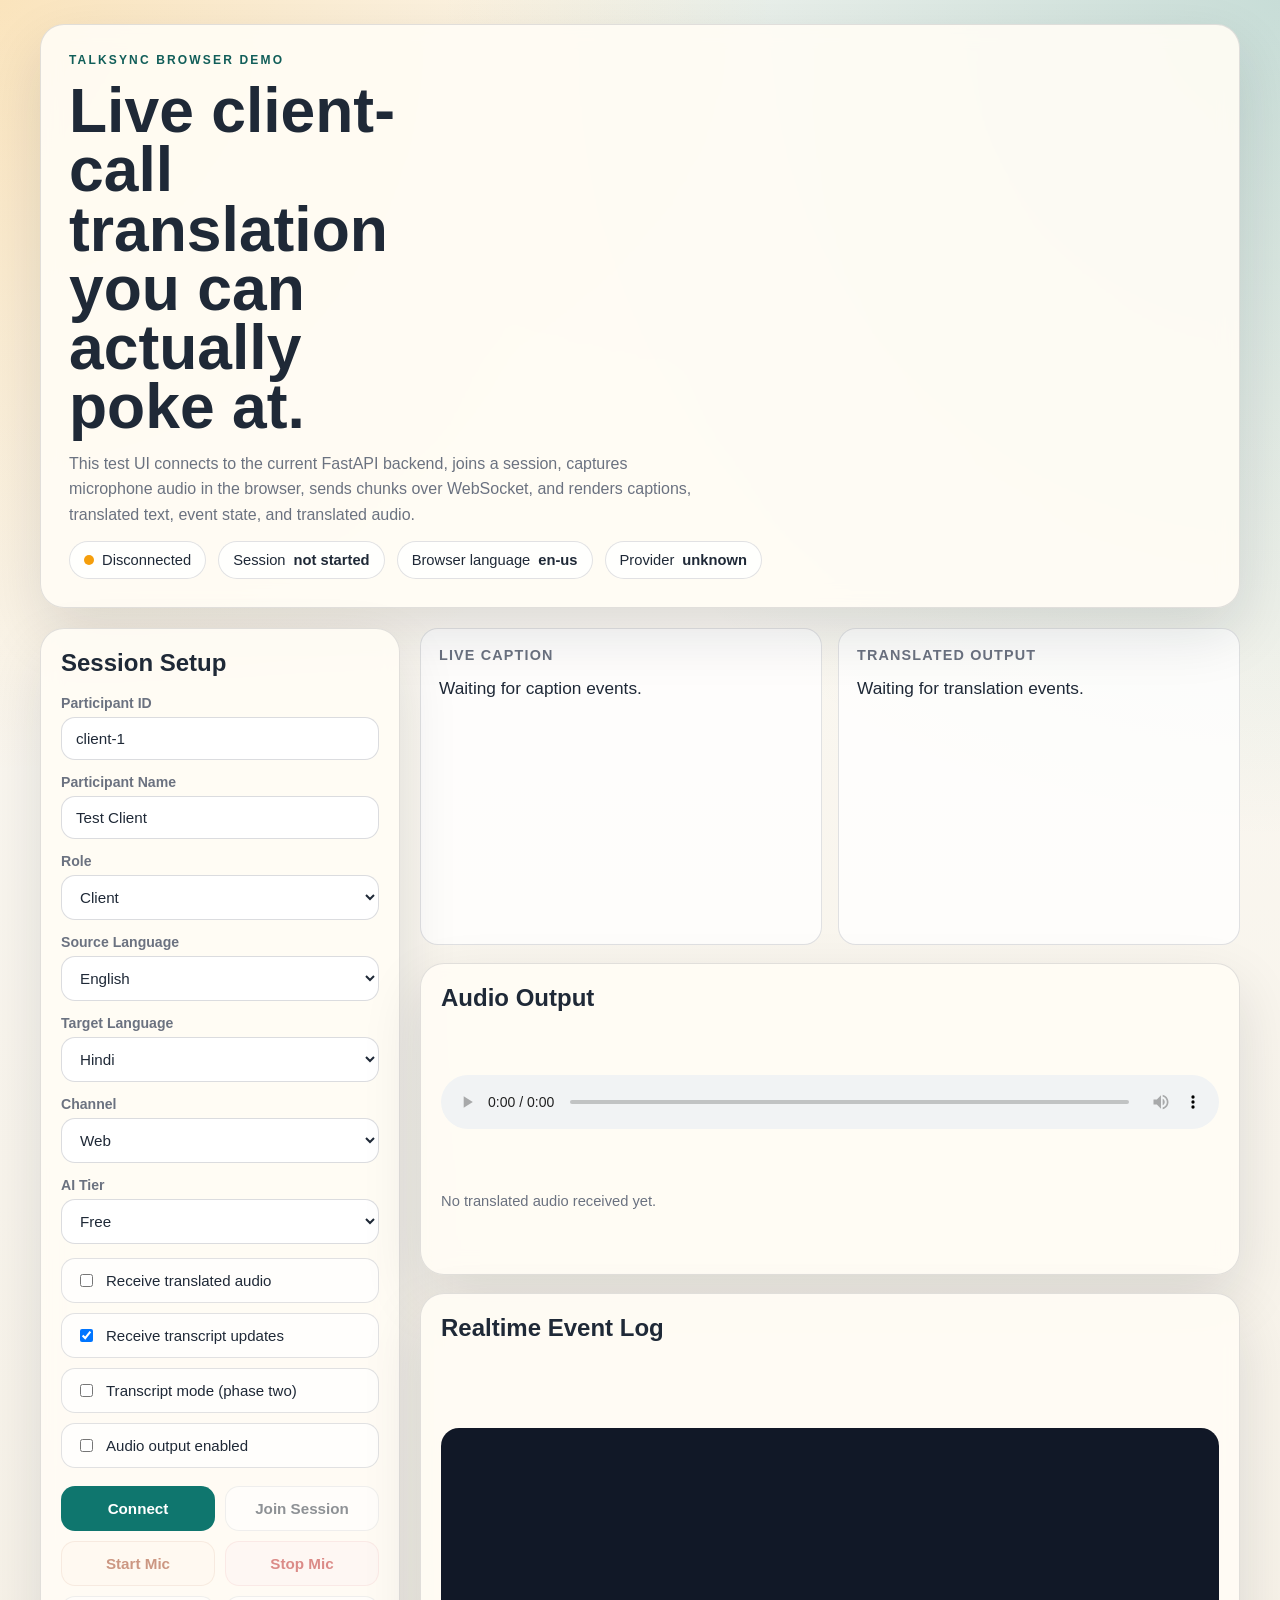
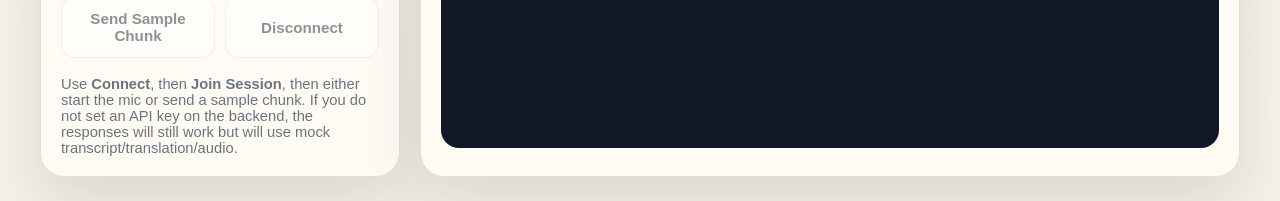
<file: app/web/index.html>
<!DOCTYPE html>
<html lang="en">
<head>
  <meta charset="UTF-8">
  <meta name="viewport" content="width=device-width, initial-scale=1.0">
  <title>TalkSync Live Demo</title>
  <style>
    :root {
      --bg: #f6f1e7;
      --panel: rgba(255, 252, 245, 0.92);
      --ink: #1f2937;
      --muted: #6b7280;
      --line: rgba(15, 23, 42, 0.12);
      --accent: #0f766e;
      --accent-strong: #115e59;
      --warm: #f59e0b;
      --danger: #b91c1c;
      --shadow: 0 24px 60px rgba(15, 23, 42, 0.12);
      --radius: 24px;
      font-family: "Segoe UI", "Trebuchet MS", sans-serif;
    }

    * {
      box-sizing: border-box;
    }

    body {
      margin: 0;
      min-height: 100vh;
      color: var(--ink);
      background:
        radial-gradient(circle at top left, rgba(245, 158, 11, 0.24), transparent 35%),
        radial-gradient(circle at top right, rgba(15, 118, 110, 0.22), transparent 38%),
        linear-gradient(180deg, #fcfaf5 0%, var(--bg) 100%);
    }

    .shell {
      width: min(1200px, calc(100% - 32px));
      margin: 24px auto;
      display: grid;
      gap: 20px;
    }

    .hero, .panel {
      background: var(--panel);
      border: 1px solid var(--line);
      border-radius: var(--radius);
      box-shadow: var(--shadow);
      backdrop-filter: blur(10px);
    }

    .hero {
      padding: 28px;
      display: grid;
      gap: 14px;
    }

    .eyebrow {
      font-size: 12px;
      letter-spacing: 0.18em;
      text-transform: uppercase;
      color: var(--accent-strong);
      font-weight: 700;
    }

    h1, h2, h3, p {
      margin: 0;
    }

    h1 {
      font-size: clamp(2rem, 5vw, 3.9rem);
      line-height: 0.95;
      max-width: 11ch;
    }

    .hero p {
      max-width: 70ch;
      color: var(--muted);
      font-size: 1rem;
      line-height: 1.6;
    }

    .status-bar {
      display: flex;
      flex-wrap: wrap;
      gap: 12px;
    }

    .chip {
      display: inline-flex;
      align-items: center;
      gap: 8px;
      padding: 10px 14px;
      border-radius: 999px;
      border: 1px solid var(--line);
      background: rgba(255, 255, 255, 0.8);
      font-size: 0.92rem;
    }

    .dot {
      width: 10px;
      height: 10px;
      border-radius: 999px;
      background: var(--warm);
    }

    .dot.live {
      background: var(--accent);
    }

    .grid {
      display: grid;
      grid-template-columns: 360px 1fr;
      gap: 20px;
    }

    .panel {
      padding: 20px;
      display: grid;
      gap: 18px;
    }

    .controls {
      align-content: start;
    }

    .form-grid {
      display: grid;
      gap: 14px;
    }

    .field {
      display: grid;
      gap: 6px;
    }

    .field label {
      font-size: 0.88rem;
      color: var(--muted);
      font-weight: 600;
    }

    .field input,
    .field select {
      width: 100%;
      padding: 12px 14px;
      border-radius: 14px;
      border: 1px solid rgba(15, 23, 42, 0.15);
      background: white;
      color: var(--ink);
      font-size: 0.95rem;
    }

    .toggle-row {
      display: grid;
      gap: 10px;
    }

    .toggle {
      display: flex;
      align-items: center;
      gap: 10px;
      padding: 12px 14px;
      border-radius: 14px;
      border: 1px solid var(--line);
      background: rgba(255, 255, 255, 0.7);
      font-size: 0.94rem;
    }

    .actions {
      display: grid;
      grid-template-columns: repeat(2, minmax(0, 1fr));
      gap: 10px;
    }

    button {
      border: none;
      border-radius: 14px;
      padding: 13px 16px;
      cursor: pointer;
      font-size: 0.95rem;
      font-weight: 700;
      transition: transform 140ms ease, opacity 140ms ease, background 140ms ease;
    }

    button:hover {
      transform: translateY(-1px);
    }

    button.primary {
      background: var(--accent);
      color: white;
    }

    button.secondary {
      background: white;
      color: var(--ink);
      border: 1px solid var(--line);
    }

    button.warn {
      background: #fff7ed;
      color: #9a3412;
      border: 1px solid rgba(154, 52, 18, 0.15);
    }

    button.stop {
      background: #fef2f2;
      color: var(--danger);
      border: 1px solid rgba(185, 28, 28, 0.12);
    }

    button:disabled {
      opacity: 0.5;
      cursor: not-allowed;
      transform: none;
    }

    .workspace {
      display: grid;
      gap: 18px;
    }

    .stream-grid {
      display: grid;
      grid-template-columns: repeat(2, minmax(0, 1fr));
      gap: 16px;
    }

    .card {
      padding: 18px;
      border-radius: 18px;
      background: rgba(255, 255, 255, 0.78);
      border: 1px solid var(--line);
      min-height: 180px;
      display: grid;
      gap: 12px;
      align-content: start;
    }

    .card h3 {
      font-size: 0.9rem;
      text-transform: uppercase;
      letter-spacing: 0.08em;
      color: var(--muted);
    }

    .live-text {
      font-size: 1.08rem;
      line-height: 1.6;
      white-space: pre-wrap;
      word-break: break-word;
    }

    .minor {
      color: var(--muted);
      font-size: 0.92rem;
    }

    .log {
      min-height: 260px;
      max-height: 320px;
      overflow: auto;
      padding: 14px;
      border-radius: 18px;
      background: #111827;
      color: #d1fae5;
      font-family: Consolas, Monaco, monospace;
      font-size: 0.85rem;
      line-height: 1.55;
      border: 1px solid rgba(17, 24, 39, 0.2);
    }

    audio {
      width: 100%;
    }

    @media (max-width: 960px) {
      .grid {
        grid-template-columns: 1fr;
      }

      .stream-grid {
        grid-template-columns: 1fr;
      }
    }
  </style>
</head>
<body>
  <main class="shell">
    <section class="hero">
      <div class="eyebrow">TalkSync Browser Demo</div>
      <h1>Live client-call translation you can actually poke at.</h1>
      <p>
        This test UI connects to the current FastAPI backend, joins a session, captures microphone audio in the browser,
        sends chunks over WebSocket, and renders captions, translated text, event state, and translated audio.
      </p>
      <div class="status-bar">
        <div class="chip"><span class="dot" id="connDot"></span><span id="connText">Disconnected</span></div>
        <div class="chip">Session <strong id="sessionId">not started</strong></div>
        <div class="chip">Browser language <strong id="browserLang">detecting</strong></div>
        <div class="chip">Provider <strong id="providerMode">unknown</strong></div>
      </div>
    </section>

    <section class="grid">
      <aside class="panel controls">
        <h2>Session Setup</h2>
        <div class="form-grid">
          <div class="field">
            <label for="participantId">Participant ID</label>
            <input id="participantId" value="client-1">
          </div>
          <div class="field">
            <label for="participantName">Participant Name</label>
            <input id="participantName" value="Test Client">
          </div>
          <div class="field">
            <label for="role">Role</label>
            <select id="role">
              <option value="client">Client</option>
              <option value="listener">Listener</option>
              <option value="agent">Agent</option>
              <option value="supervisor">Supervisor</option>
              <option value="speaker">Speaker</option>
            </select>
          </div>
          <div class="field">
            <label for="sourceLanguage">Source Language</label>
            <select id="sourceLanguage">
              <option value="en">English</option>
              <option value="hi">Hindi</option>
              <option value="pa">Punjabi</option>
            </select>
          </div>
          <div class="field">
            <label for="targetLanguage">Target Language</label>
            <select id="targetLanguage">
              <option value="hi">Hindi</option>
              <option value="pa">Punjabi</option>
              <option value="en">English</option>
            </select>
          </div>
          <div class="field">
            <label for="channel">Channel</label>
            <select id="channel">
              <option value="web">Web</option>
              <option value="zoom">Zoom</option>
              <option value="google_meet">Google Meet</option>
              <option value="microsoft_teams">Microsoft Teams</option>
            </select>
          </div>
          <div class="field">
            <label for="aiTier">AI Tier</label>
            <select id="aiTier">
              <option value="free">Free</option>
              <option value="paid">Paid</option>
            </select>
          </div>
          <div class="toggle-row">
            <label class="toggle"><input id="receiveAudio" type="checkbox"> Receive translated audio</label>
            <label class="toggle"><input id="receiveTranscript" type="checkbox" checked> Receive transcript updates</label>
            <label class="toggle"><input id="transcriptEnabled" type="checkbox"> Transcript mode (phase two)</label>
            <label class="toggle"><input id="audioOutputEnabled" type="checkbox"> Audio output enabled</label>
          </div>
        </div>

        <div class="actions">
          <button class="primary" id="connectBtn">Connect</button>
          <button class="secondary" id="joinBtn" disabled>Join Session</button>
          <button class="warn" id="startMicBtn" disabled>Start Mic</button>
          <button class="stop" id="stopMicBtn" disabled>Stop Mic</button>
          <button class="secondary" id="sampleBtn" disabled>Send Sample Chunk</button>
          <button class="secondary" id="disconnectBtn" disabled>Disconnect</button>
        </div>

        <p class="minor" id="hint">
          Use <strong>Connect</strong>, then <strong>Join Session</strong>, then either start the mic or send a sample chunk.
          If you do not set an API key on the backend, the responses will still work but will use mock transcript/translation/audio.
        </p>
      </aside>

      <section class="workspace">
        <div class="stream-grid">
          <article class="card">
            <h3>Live Caption</h3>
            <div class="live-text" id="captionText">Waiting for caption events.</div>
          </article>
          <article class="card">
            <h3>Translated Output</h3>
            <div class="live-text" id="translationText">Waiting for translation events.</div>
          </article>
        </div>

        <article class="panel">
          <h2>Audio Output</h2>
          <audio id="audioPlayer" controls></audio>
          <p class="minor" id="audioMeta">No translated audio received yet.</p>
        </article>

        <article class="panel">
          <h2>Realtime Event Log</h2>
          <div class="log" id="eventLog"></div>
        </article>
      </section>
    </section>
  </main>

  <script>
    const state = {
      socket: null,
      stream: null,
      audioContext: null,
      mediaSource: null,
      processor: null,
      pcmFrames: [],
      isCapturing: false,
      audioRequestInFlight: false,
      pendingAudioPayload: null,
      speechActive: false,
      silenceFrames: 0,
      utteranceFrameCount: 0,
      sessionId: null,
      isConnected: false,
      hasJoined: false,
    };

    const els = {
      connDot: document.getElementById("connDot"),
      connText: document.getElementById("connText"),
      sessionId: document.getElementById("sessionId"),
      browserLang: document.getElementById("browserLang"),
      providerMode: document.getElementById("providerMode"),
      hint: document.getElementById("hint"),
      participantId: document.getElementById("participantId"),
      participantName: document.getElementById("participantName"),
      role: document.getElementById("role"),
      sourceLanguage: document.getElementById("sourceLanguage"),
      targetLanguage: document.getElementById("targetLanguage"),
      channel: document.getElementById("channel"),
      aiTier: document.getElementById("aiTier"),
      receiveAudio: document.getElementById("receiveAudio"),
      receiveTranscript: document.getElementById("receiveTranscript"),
      transcriptEnabled: document.getElementById("transcriptEnabled"),
      audioOutputEnabled: document.getElementById("audioOutputEnabled"),
      connectBtn: document.getElementById("connectBtn"),
      joinBtn: document.getElementById("joinBtn"),
      startMicBtn: document.getElementById("startMicBtn"),
      stopMicBtn: document.getElementById("stopMicBtn"),
      sampleBtn: document.getElementById("sampleBtn"),
      disconnectBtn: document.getElementById("disconnectBtn"),
      captionText: document.getElementById("captionText"),
      translationText: document.getElementById("translationText"),
      audioPlayer: document.getElementById("audioPlayer"),
      audioMeta: document.getElementById("audioMeta"),
      eventLog: document.getElementById("eventLog"),
    };

    const browserLanguage = (navigator.language || "en").toLowerCase();
    const normalizedLanguage = browserLanguage.startsWith("hi")
      ? "hi"
      : browserLanguage.startsWith("pa")
      ? "pa"
      : "en";

    els.browserLang.textContent = browserLanguage;
    els.sourceLanguage.value = normalizedLanguage;
    if (normalizedLanguage === "hi") {
      els.targetLanguage.value = "en";
    }

    function logEvent(label, payload) {
      const row = `[${new Date().toLocaleTimeString()}] ${label}\n${JSON.stringify(payload, null, 2)}\n`;
      els.eventLog.textContent = `${row}\n${els.eventLog.textContent}`.trim();
    }

    function setConnectionState(connected, label) {
      state.isConnected = connected;
      if (!connected) {
        state.audioRequestInFlight = false;
        state.pendingAudioPayload = null;
      }
      els.connDot.classList.toggle("live", connected);
      els.connText.textContent = label;
      els.joinBtn.disabled = !connected;
      els.sampleBtn.disabled = !connected || !state.hasJoined || els.providerMode.textContent === "openai";
      els.disconnectBtn.disabled = !connected;
      els.startMicBtn.disabled = !connected || !state.hasJoined;
    }

    function updateButtons() {
      els.sampleBtn.disabled = !state.isConnected || !state.hasJoined || els.providerMode.textContent === "openai";
      els.startMicBtn.disabled = !state.isConnected || !state.hasJoined || state.isCapturing;
      els.stopMicBtn.disabled = !state.isCapturing;
    }

    function socketUrl() {
      const protocol = window.location.protocol === "https:" ? "wss:" : "ws:";
      return `${protocol}//${window.location.host}/ws/realtime`;
    }

    function sendJson(payload) {
      if (!state.socket || state.socket.readyState !== WebSocket.OPEN) {
        throw new Error("WebSocket is not connected.");
      }
      state.socket.send(JSON.stringify(payload));
      logEvent("client_sent", payload);
    }

    function joinPayload() {
      return {
        event: "join_session",
        participant_id: els.participantId.value.trim() || "client-1",
        participant_name: els.participantName.value.trim() || "Test Client",
        role: els.role.value,
        preferred_language: els.targetLanguage.value,
        receive_audio: els.receiveAudio.checked,
        receive_transcript: els.receiveTranscript.checked,
        session_config: {
          source_language: els.sourceLanguage.value,
          target_language: els.targetLanguage.value,
          detected_language: normalizedLanguage,
          auto_detect_language: true,
          translation_enabled: true,
          transcript_enabled: els.transcriptEnabled.checked,
          audio_output_enabled: els.audioOutputEnabled.checked,
          ai_tier: els.aiTier.value,
          channel: els.channel.value,
        },
      };
    }

    function handleServerEvent(event) {
      logEvent("server_received", event);

      switch (event.event) {
        case "session_started":
          state.sessionId = event.session_id;
          els.sessionId.textContent = event.session_id;
          els.providerMode.textContent = event.provider_mode;
          if (event.provider_mode === "openai") {
            els.hint.textContent = "Real provider mode is active. Use Join Session and Start Mic. The sample button is disabled because it sends fake audio.";
          }
          updateButtons();
          break;
        case "participant_joined":
          state.hasJoined = true;
          updateButtons();
          break;
        case "caption":
          els.captionText.textContent = event.text;
          break;
        case "translation":
          state.audioRequestInFlight = false;
          els.translationText.textContent = event.text;
          flushPendingAudioPayload();
          break;
        case "audio":
          els.audioPlayer.src = `data:${event.content_type};base64,${event.audio_base64}`;
          els.audioMeta.textContent = `Received ${event.language} audio for participant ${event.participant_id || "unknown"}.`;
          els.audioPlayer.play().catch(() => {
            els.audioMeta.textContent += " Click play if the browser blocks autoplay.";
          });
          break;
        case "session_state":
          els.audioMeta.textContent = `Channel: ${event.active_channel} | Participants: ${event.participant_count} | Target: ${event.target_language}`;
          break;
        case "error":
          state.audioRequestInFlight = false;
          els.translationText.textContent = `Server error: ${event.message}`;
          flushPendingAudioPayload();
          break;
      }
    }

    async function arrayBufferToBase64(buffer) {
      const bytes = new Uint8Array(buffer);
      let binary = "";
      const chunkSize = 0x8000;
      for (let i = 0; i < bytes.length; i += chunkSize) {
        binary += String.fromCharCode(...bytes.slice(i, i + chunkSize));
      }
      return btoa(binary);
    }

    async function connectSocket() {
      if (state.socket && state.socket.readyState === WebSocket.OPEN) {
        return;
      }

      state.socket = new WebSocket(socketUrl());
      setConnectionState(false, "Connecting...");

      state.socket.addEventListener("open", () => {
        setConnectionState(true, "Connected");
        updateButtons();
      });

      state.socket.addEventListener("message", (message) => {
        const payload = JSON.parse(message.data);
        handleServerEvent(payload);
      });

      state.socket.addEventListener("close", () => {
        state.hasJoined = false;
        state.sessionId = null;
        els.sessionId.textContent = "not started";
        setConnectionState(false, "Disconnected");
        updateButtons();
      });

      state.socket.addEventListener("error", () => {
        setConnectionState(false, "Socket error");
      });
    }

    async function startMic() {
      if (!navigator.mediaDevices?.getUserMedia) {
        alert("Microphone capture is not supported in this browser.");
        return;
      }

      if (!state.hasJoined) {
        alert("Join the session first.");
        return;
      }

      state.stream = await navigator.mediaDevices.getUserMedia({ audio: true });
      state.audioContext = new (window.AudioContext || window.webkitAudioContext)({
        sampleRate: 16000,
      });
      state.mediaSource = state.audioContext.createMediaStreamSource(state.stream);
      state.processor = state.audioContext.createScriptProcessor(4096, 1, 1);
      state.pcmFrames = [];
      state.speechActive = false;
      state.silenceFrames = 0;
      state.utteranceFrameCount = 0;
      state.isCapturing = true;

      state.processor.onaudioprocess = (audioEvent) => {
        const frame = new Float32Array(audioEvent.inputBuffer.getChannelData(0));
        const rms = calculateRms(frame);
        const isSpeech = rms > 0.012;

        if (isSpeech) {
          state.speechActive = true;
          state.silenceFrames = 0;
          state.pcmFrames.push(frame);
          state.utteranceFrameCount += 1;
          return;
        }

        if (state.speechActive) {
          state.pcmFrames.push(frame);
          state.silenceFrames += 1;
          state.utteranceFrameCount += 1;

          const reachedPause = state.silenceFrames >= 2;
          const reachedMaxUtterance = state.utteranceFrameCount >= 14;
          if (reachedPause || reachedMaxUtterance) {
            flushAudioChunk();
          }
        }
      };

      state.mediaSource.connect(state.processor);
      state.processor.connect(state.audioContext.destination);
      updateButtons();
      els.audioMeta.textContent = "Microphone capture is live. Fast mode is on by default, so translated audio is disabled and utterances are sent after shorter pauses.";
    }

    function stopMic() {
      flushAudioChunk();
      if (state.processor) {
        state.processor.disconnect();
        state.processor.onaudioprocess = null;
        state.processor = null;
      }
      if (state.mediaSource) {
        state.mediaSource.disconnect();
        state.mediaSource = null;
      }
      if (state.audioContext) {
        state.audioContext.close();
        state.audioContext = null;
      }
      if (state.stream) {
        state.stream.getTracks().forEach((track) => track.stop());
        state.stream = null;
      }
      state.pcmFrames = [];
      state.speechActive = false;
      state.silenceFrames = 0;
      state.utteranceFrameCount = 0;
      state.isCapturing = false;
      updateButtons();
    }

    async function flushAudioChunk() {
      if (!state.pcmFrames.length || !state.isConnected || !state.hasJoined) {
        return;
      }

      const wavBuffer = encodeWav(state.pcmFrames, state.audioContext?.sampleRate || 16000);
      state.pcmFrames = [];
      state.speechActive = false;
      state.silenceFrames = 0;
      state.utteranceFrameCount = 0;

      const payload = {
        event: "audio_chunk",
        participant_id: els.participantId.value.trim() || "client-1",
        chunk: await arrayBufferToBase64(wavBuffer),
        content_type: "audio/wav",
        source_language: els.sourceLanguage.value,
        target_language: els.targetLanguage.value,
      };

      if (state.audioRequestInFlight) {
        state.pendingAudioPayload = payload;
        els.audioMeta.textContent = "Processing the current utterance. Your latest phrase is queued next.";
        return;
      }

      state.audioRequestInFlight = true;
      sendJson(payload);
    }

    function flushPendingAudioPayload() {
      if (!state.pendingAudioPayload || state.audioRequestInFlight) {
        return;
      }
      const payload = state.pendingAudioPayload;
      state.pendingAudioPayload = null;
      state.audioRequestInFlight = true;
      sendJson(payload);
    }

    function encodeWav(frames, sampleRate) {
      const merged = mergeFrames(frames);
      const pcm16 = floatTo16BitPCM(merged);
      const buffer = new ArrayBuffer(44 + pcm16.length * 2);
      const view = new DataView(buffer);

      writeAscii(view, 0, "RIFF");
      view.setUint32(4, 36 + pcm16.length * 2, true);
      writeAscii(view, 8, "WAVE");
      writeAscii(view, 12, "fmt ");
      view.setUint32(16, 16, true);
      view.setUint16(20, 1, true);
      view.setUint16(22, 1, true);
      view.setUint32(24, sampleRate, true);
      view.setUint32(28, sampleRate * 2, true);
      view.setUint16(32, 2, true);
      view.setUint16(34, 16, true);
      writeAscii(view, 36, "data");
      view.setUint32(40, pcm16.length * 2, true);

      let offset = 44;
      for (const sample of pcm16) {
        view.setInt16(offset, sample, true);
        offset += 2;
      }

      return buffer;
    }

    function mergeFrames(frames) {
      const length = frames.reduce((sum, frame) => sum + frame.length, 0);
      const merged = new Float32Array(length);
      let offset = 0;
      for (const frame of frames) {
        merged.set(frame, offset);
        offset += frame.length;
      }
      return merged;
    }

    function floatTo16BitPCM(float32Array) {
      const pcm16 = new Int16Array(float32Array.length);
      for (let i = 0; i < float32Array.length; i += 1) {
        const s = Math.max(-1, Math.min(1, float32Array[i]));
        pcm16[i] = s < 0 ? s * 0x8000 : s * 0x7fff;
      }
      return pcm16;
    }

    function writeAscii(view, offset, text) {
      for (let i = 0; i < text.length; i += 1) {
        view.setUint8(offset + i, text.charCodeAt(i));
      }
    }

    function calculateRms(frame) {
      let sum = 0;
      for (let i = 0; i < frame.length; i += 1) {
        sum += frame[i] * frame[i];
      }
      return Math.sqrt(sum / frame.length);
    }

    function sendSampleChunk() {
      sendJson({
        event: "audio_chunk",
        participant_id: els.participantId.value.trim() || "client-1",
        chunk: "dGVzdC1hdWRpby1jaHVuaw==",
        content_type: "audio/webm",
        source_language: els.sourceLanguage.value,
        target_language: els.targetLanguage.value,
      });
    }

    function disconnectSocket() {
      stopMic();
      if (state.socket) {
        state.socket.close();
        state.socket = null;
      }
      state.hasJoined = false;
      updateButtons();
    }

    els.connectBtn.addEventListener("click", () => {
      connectSocket().catch((error) => {
        logEvent("connect_error", { message: error.message });
      });
    });

    els.joinBtn.addEventListener("click", () => {
      try {
        sendJson(joinPayload());
      } catch (error) {
        logEvent("join_error", { message: error.message });
      }
    });

    els.startMicBtn.addEventListener("click", () => {
      startMic().catch((error) => {
        logEvent("mic_error", { message: error.message });
      });
    });

    els.stopMicBtn.addEventListener("click", stopMic);
    els.sampleBtn.addEventListener("click", sendSampleChunk);
    els.disconnectBtn.addEventListener("click", disconnectSocket);

    setConnectionState(false, "Disconnected");
    updateButtons();
  </script>
</body>
</html>
</file>
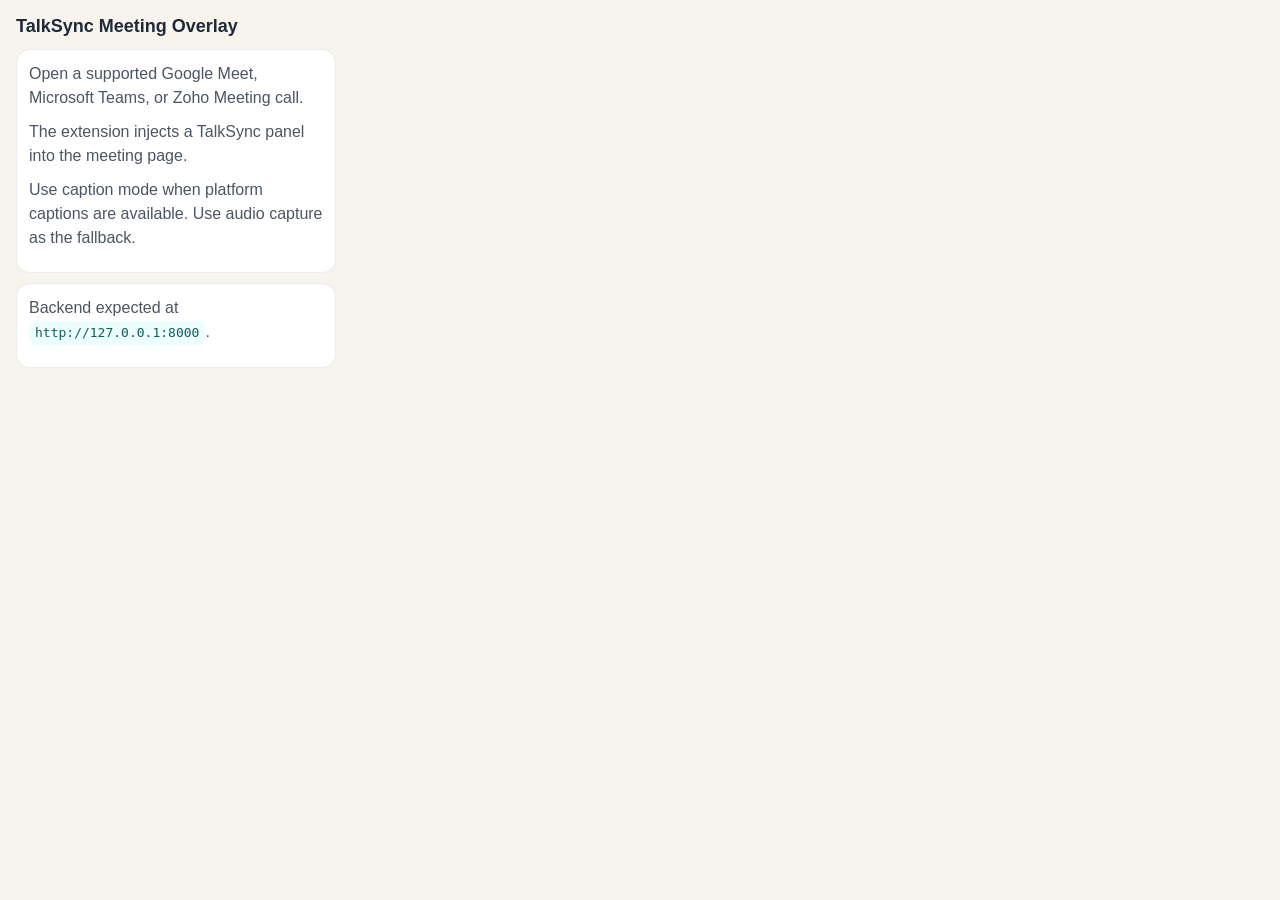
<file: extension/popup.html>
<!DOCTYPE html>
<html lang="en">
<head>
  <meta charset="UTF-8">
  <meta name="viewport" content="width=device-width, initial-scale=1.0">
  <title>TalkSync Meeting Overlay</title>
  <style>
    body {
      margin: 0;
      padding: 16px;
      width: 320px;
      font-family: "Segoe UI", sans-serif;
      background: #f7f4ed;
      color: #1f2937;
    }

    h1 {
      margin: 0 0 12px;
      font-size: 18px;
    }

    p {
      margin: 0 0 10px;
      line-height: 1.5;
      color: #4b5563;
    }

    .card {
      padding: 12px;
      border-radius: 14px;
      background: white;
      border: 1px solid rgba(15, 23, 42, 0.08);
      margin-bottom: 10px;
    }

    code {
      display: inline-block;
      padding: 2px 6px;
      border-radius: 8px;
      background: #ecfeff;
      color: #115e59;
    }
  </style>
</head>
<body>
  <h1>TalkSync Meeting Overlay</h1>
  <div class="card">
    <p>Open a supported Google Meet, Microsoft Teams, or Zoho Meeting call.</p>
    <p>The extension injects a TalkSync panel into the meeting page.</p>
    <p>Use caption mode when platform captions are available. Use audio capture as the fallback.</p>
  </div>
  <div class="card">
    <p>Backend expected at <code>http://127.0.0.1:8000</code>.</p>
  </div>
</body>
</html>
</file>
